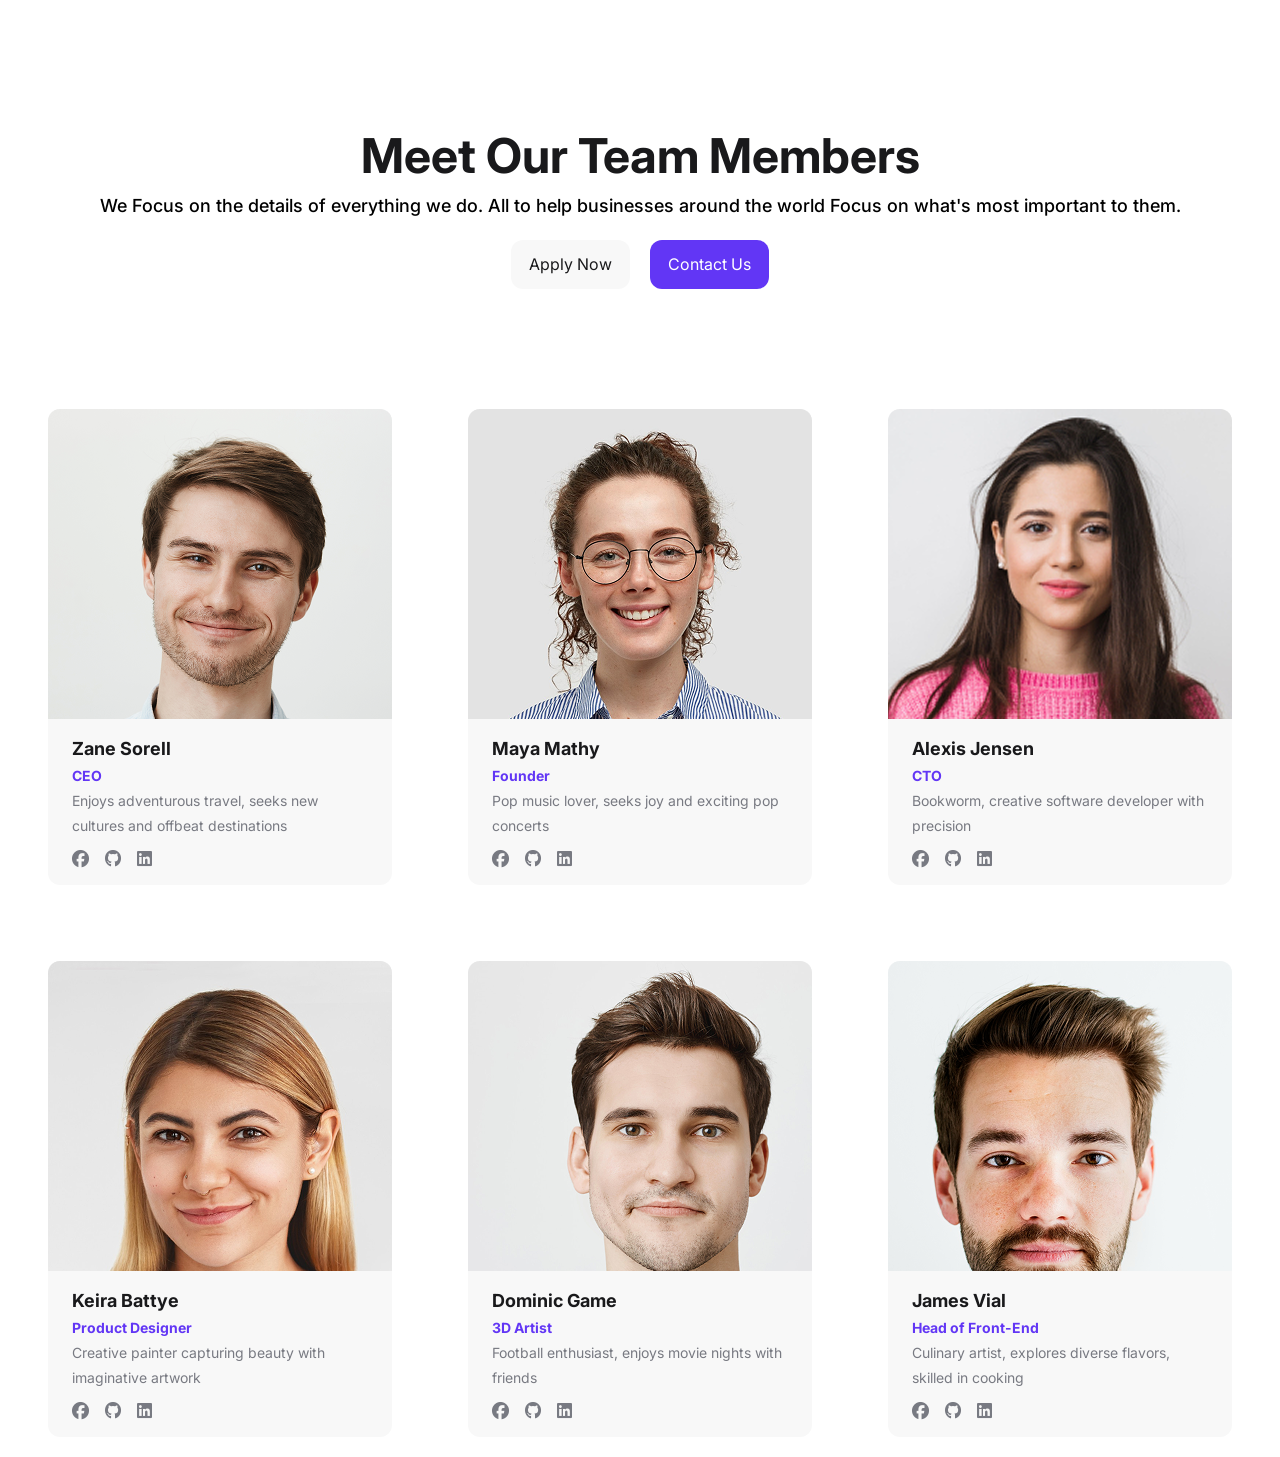
<file: index.html>
<!DOCTYPE html>
<html lang="en">
<head>
    <meta charset="UTF-8">
    <meta name="viewport" content="width=device-width, initial-scale=1.0">
    <link rel="shortcut icon" href="image.png" type="image/x-icon">
    <link rel="stylesheet" href="css/style.css">
    <link rel="stylesheet" href="https://cdnjs.cloudflare.com/ajax/libs/font-awesome/6.7.2/css/all.min.css"/>
    <title>Meet Our Team</title>
</head>
<body>

    <div class="container">
    <!--------- title start here------------ -->
    <div class="title_section">
       <h1>Meet our team members</h1>
       <p>We Focus on the details of everything we do. All to help businesses around the world
        Focus on what's most important to them.</p>
        <div class="title_buttons">
            <a class="buttonone" href="#">Apply Now</a>
            <a class="buttontwo" href="#">Contact Us</a>
        </div>
</div>
    <!-- ------- title end here ------------ -->
    <!--------- card start here------------ -->
    <div class="card_section">
        <div class="card_item">
            <div class="card_image">
                <img src="images/team (5).png" alt="Card Image Here">
            </div>
            <div class="card_info">
                <h3>Zane Sorell</h3>
                <h4>CEO</h4>
                <p>Enjoys adventurous travel, seeks new cultures and offbeat destinations</p>
                <div class="card_sm">
                    <a href="#"> <i class="fa-brands fa-facebook"></i></a>
                    <a href="#"> <i class="fa-brands fa-github"></i></a>
                    <a href="#"> <i class="fa-brands fa-linkedin"></i></a>
                </div>
            </div>
            
        </div>
        <div class="card_item">
            <div class="card_image">
                <img src="images/team (3).png" alt="Card Image Here">
            </div>
            <div class="card_info">
                <h3>Maya Mathy</h3>
                <h4>Founder</h4>
                <p>Pop music lover, seeks joy and exciting pop concerts</p>
                <div class="card_sm">
                    <a href="#"> <i class="fa-brands fa-facebook"></i></a>
                    <a href="#"> <i class="fa-brands fa-github"></i></a>
                    <a href="#"> <i class="fa-brands fa-linkedin"></i></a>
                </div>
            </div>
            
        </div>
        <div class="card_item">
            <div class="card_image">
                <img src="images/team (6).png" alt="Card Image Here">
            </div>
            <div class="card_info">
                <h3>Alexis Jensen</h3>
                <h4>CTO</h4>
                <p>Bookworm, creative software developer with precision</p>
                <div class="card_sm">
                    <a href="#"> <i class="fa-brands fa-facebook"></i></a>
                    <a href="#"> <i class="fa-brands fa-github"></i></a>
                    <a href="#"> <i class="fa-brands fa-linkedin"></i></a>
                </div>
            </div>
        </div>
        <div class="card_item">
            <div class="card_image">
                <img src="images/team (1).png" alt="Card Image Here">
            </div>
            <div class="card_info">
                <h3>Keira Battye</h3>
                <h4>Product Designer</h4>
                <p>Creative painter capturing beauty with imaginative artwork</p>
                <div class="card_sm">
                    <a href="#"> <i class="fa-brands fa-facebook"></i></a>
                    <a href="#"> <i class="fa-brands fa-github"></i></a>
                    <a href="#"> <i class="fa-brands fa-linkedin"></i></a>
                </div>
            </div>
        </div>
        <div class="card_item">
            <div class="card_image">
                <img src="images/team (2).png" alt="Card Image Here">
            </div>
            <div class="card_info">
                <h3>Dominic Game</h3>
                <h4>3D Artist</h4>
                <p>Football enthusiast, enjoys movie nights with friends</p>
                <div class="card_sm">
                    <a href="#"> <i class="fa-brands fa-facebook"></i></a>
                    <a href="#"> <i class="fa-brands fa-github"></i></a>
                    <a href="#"> <i class="fa-brands fa-linkedin"></i></a>
                </div>
            </div>
        </div>
        <div class="card_item">
            <div class="card_image">
                <img src="images/team (4).png" alt="Card Image Here">
            </div>
            <div class="card_info">
                <h3>James Vial</h3>
                <h4>Head of Front-End</h4>
                <p>Culinary artist, explores diverse flavors, skilled in cooking</p>
                <div class="card_sm">
                    <a href="#"> <i class="fa-brands fa-facebook"></i></a>
                    <a href="#"> <i class="fa-brands fa-github"></i></a>
                    <a href="#"> <i class="fa-brands fa-linkedin"></i></a>
                </div>
            </div>
        </div>
    </div>



    <!--------- card end here------------ -->




    </div>



    
    
</body>
</html>
</file>
<file: css/style.css>
@import url('https://fonts.googleapis.com/css2?family=Inter:ital,opsz,wght@0,14..32,100..900;1,14..32,100..900&display=swap');
*{
    margin: 0;
    padding: 0;
}
.container{
    width: 1184x;
    display: flex;
    justify-content: center;
    flex-direction: column;
    text-align: center;
    padding: 20px 0;
}
.title_section{
    padding: 100px 0;
}

.title_section h1{
    font-family: "Inter", sans-serif;
    font-size: 48px;
    font-weight: 700;
    line-height: 72px;
    color: #19191B;
    text-transform: capitalize;
}
.title_section p{
    font-size: 18px;
    font-weight: 500;
    line-height: 28px;
    font-family: "Inter", sans-serif;
    color: 19191B;
}
.title_buttons{
    margin: 20px 0;
    display: flex;
    justify-content: center;
    gap: 20px;

}
.title_buttons a{
    padding: 12px 18px;
    font-size: 14;
    line-height: 25px;
   color: #19191B;
   font-family: "Inter", sans-serif;
   text-decoration: none;
   border-radius: 12px;
}
.title_buttons .buttonone{
    background: #F8F8F8;
}
.title_buttons .buttontwo{
    background: #6236F5;
    color: #fff;
}

/* ----------- card section start---------------- */
.card_section{
    display: flex;
    justify-content: center;
    gap: 76px;
    flex-wrap: wrap;
}
.card_item{
    background: #F8F8F8;
    width: 344px;
    text-align: left;
    border-radius: 12px;
}
.card_image{
    height: 310px;
    overflow: hidden;
}
.card_info{
    padding: 16px 24px;
}
.card_info h3{
    font-size: 18px;
    font-weight: 700;
    line-height: 28px;
    font-family: "Inter", sans-serif;
    color: #19191B;
}
.card_info h4{
    font-size: 14px;
    font-weight: 700;
    line-height: 25px;
    font-family: "Inter", sans-serif;
    color: #6236F5;
}
.card_info p{
    font-size: 14px;
    font-weight: 400;
    line-height: 25px;
    font-family: "Inter", sans-serif;
    color: #787A82;
}
.card_info  .card_sm{
    display: flex;
    gap: 16px;
    margin-top: 12px;
}
.card_info  .card_sm i{
    font-size: 17px;
    color: #787A82;
}

/* --------- card section end ----------- */

/* ---- hover effect start----- */

.card_item:hover{
    background: #19191B;
    transition: 0.4s;
}
.card_item:hover .card_info h3{
    color: #fff;
}
.card_item:hover .card_info p{
    color: #fff;
}
.card_item:hover .card_info .card_sm i{
    color: #fff;
}
/* ---- hover effect end ----- */
</file>
